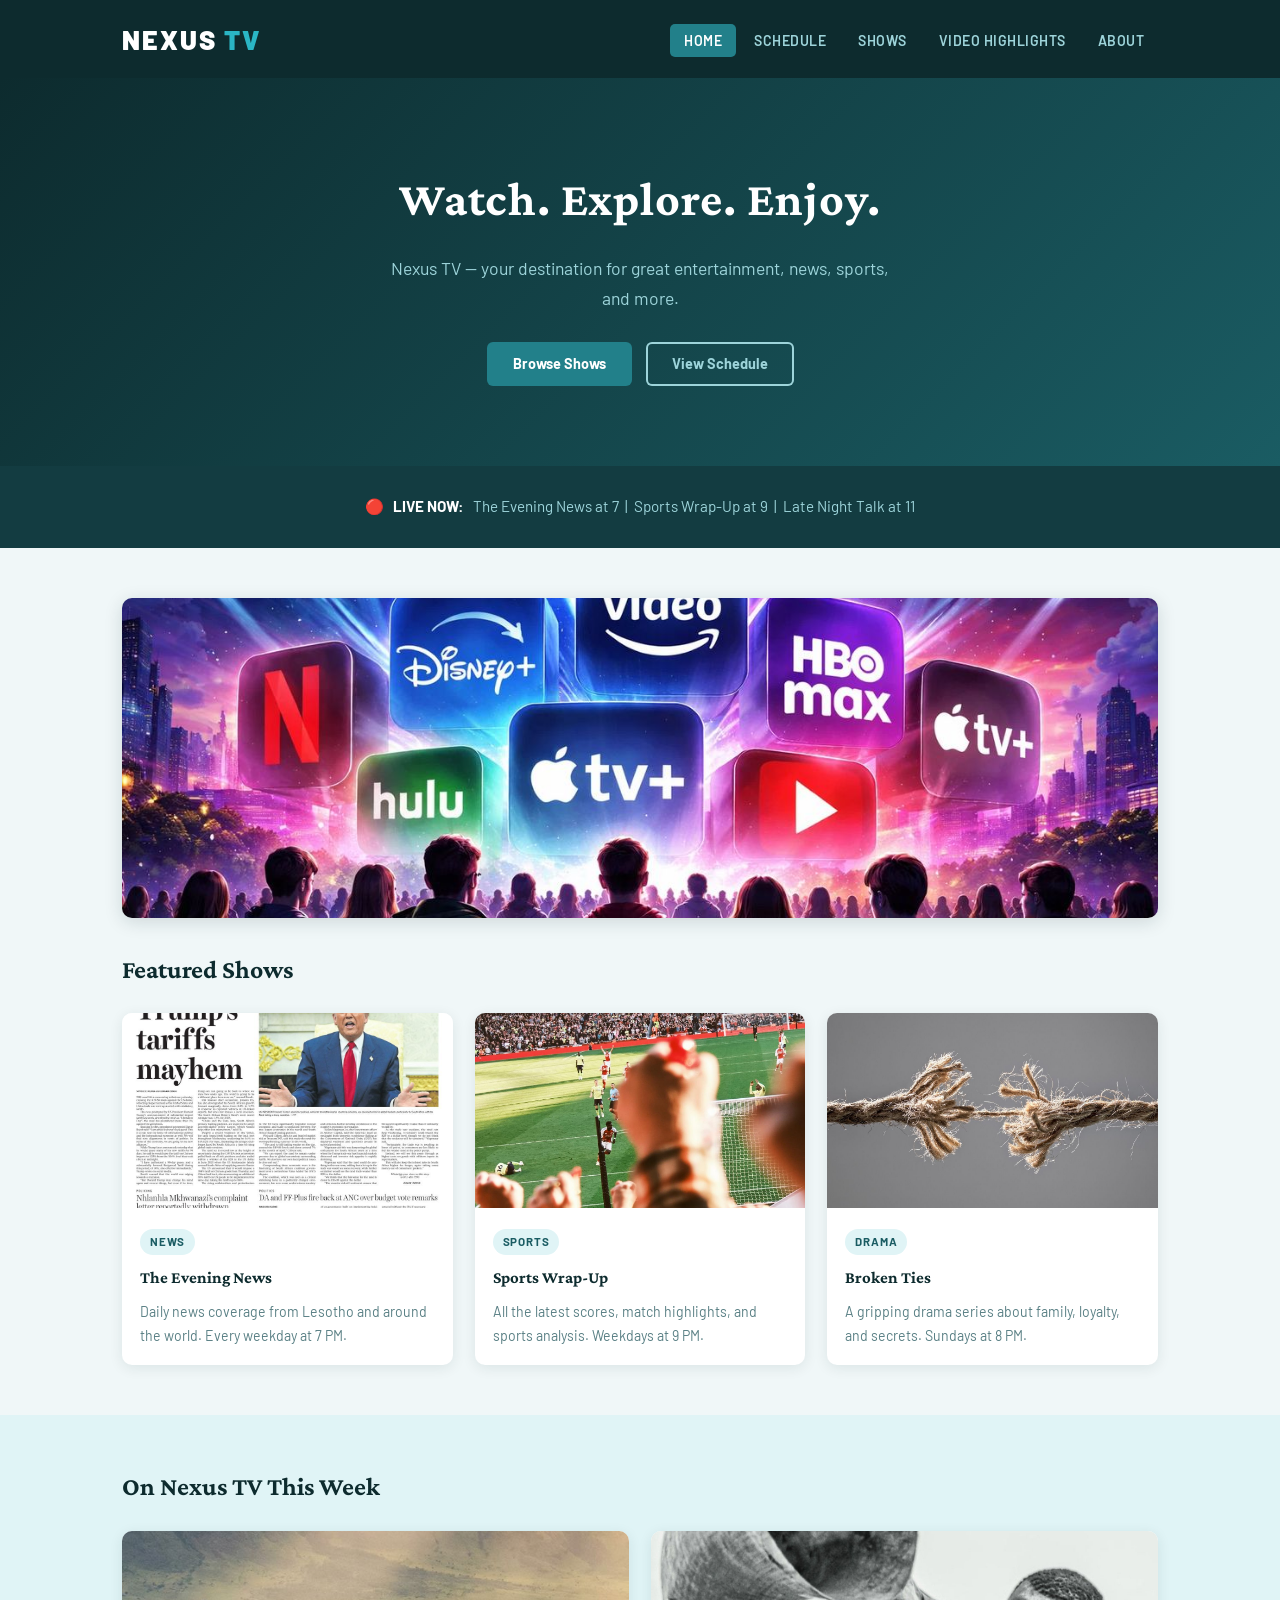
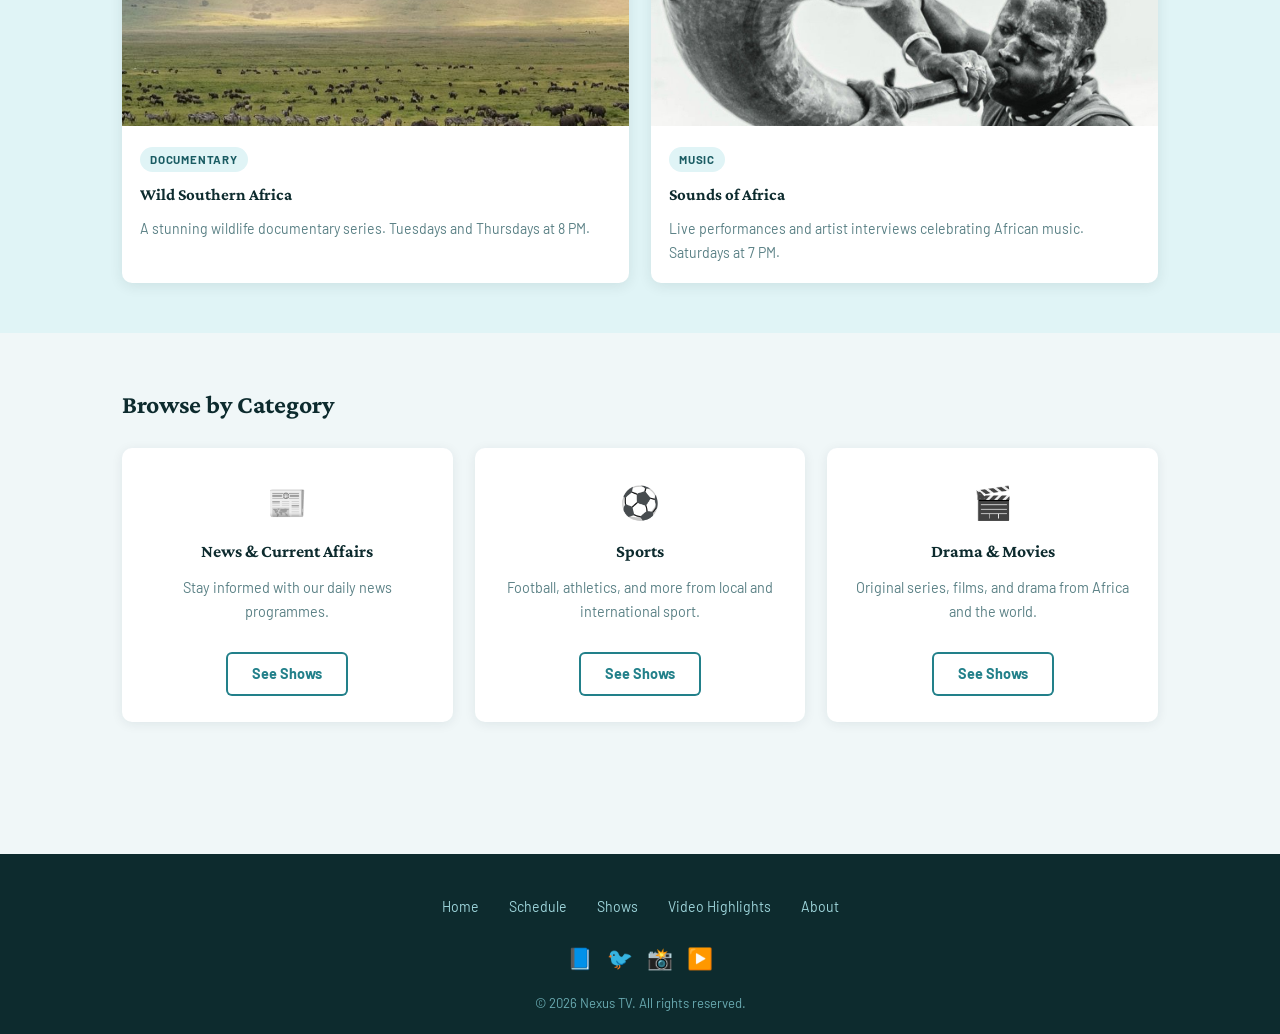
<file: index.html>
<!DOCTYPE html>
<html lang="en">
<head>
  <meta charset="UTF-8" />
  <meta name="viewport" content="width=device-width, initial-scale=1.0" />
  <title>Nexus TV - Home</title>
  <link rel="stylesheet" href="style.css" />
  <style>

    /* HERO */
    .hero {
      background: linear-gradient(135deg, var(--teal-dark) 0%, var(--teal) 100%);
      padding: 80px 0;
      text-align: center;
    }

    .hero h1 {
      color: var(--white);
      font-size: 3rem;
      margin-bottom: 14px;
      letter-spacing: 1px;
    }

    .hero p {
      color: #9dd4da;
      font-size: 1.1rem;
      max-width: 500px;
      margin: 0 auto 28px;
    }

    .hero-btns { display: flex; gap: 14px; justify-content: center; flex-wrap: wrap; }

    /* SHOWS STRIP */
    .strip {
      background-color: var(--teal-mid);
      padding: 28px 0;
      text-align: center;
    }

    .strip p { color: #9dd4da; font-size: 0.95rem; }

    /* SECTIONS */
    .section { padding: 50px 0; }

    .section-alt {
      padding: 50px 0;
      background-color: var(--light-teal);
    }

    /* IMAGE BANNER */
    .image-banner {
      width: 100%;
      height: 320px;
      object-fit: cover;
      border-radius: 10px;
      box-shadow: 0 4px 18px rgba(13,43,46,0.15);
      margin-bottom: 30px;
    }

  </style>
</head>
<body>

  <!-- HEADER -->
  <header>
    <div class="header-inner">
      <a href="index.html" class="logo">Nexus <span>TV</span></a>
      <nav>
        <ul>
          <li><a href="index.html" class="active">Home</a></li>
          <li><a href="schedule.html">Schedule</a></li>
          <li><a href="shows.html">Shows</a></li>
          <li><a href="highlights.html">Video Highlights</a></li>
          <li><a href="about.html">About</a></li>
        </ul>
      </nav>
    </div>
  </header>

  <!-- HERO -->
  <section class="hero">
    <div class="container">
      <h1>Watch. Explore. Enjoy.</h1>
      <p>Nexus TV — your destination for great entertainment, news, sports, and more.</p>
      <div class="hero-btns">
        <a href="shows.html" class="btn btn-teal">Browse Shows</a>
        <a href="schedule.html" class="btn btn-outline" style="color:#9dd4da; box-shadow:inset 0 0 0 2px #9dd4da;">View Schedule</a>
      </div>
    </div>
  </section>

  <!-- STRIP -->
  <div class="strip">
    <div class="container">
      <p>🔴 &nbsp; <strong style="color:var(--white);">LIVE NOW:</strong> &nbsp; The Evening News at 7 &nbsp;|&nbsp; Sports Wrap-Up at 9 &nbsp;|&nbsp; Late Night Talk at 11</p>
    </div>
  </div>

  <!-- FEATURED SHOWS -->
  <section class="section">
    <div class="container">
      <img src="images/h1.jpg" alt="On Air" class="image-banner" />

      <h2 class="sec-title">Featured Shows</h2>
      <div class="grid-3">

        <div class="card">
          <img src="images/h2.jpg" alt="News" />
          <div class="card-body">
            <span class="badge">News</span>
            <h3>The Evening News</h3>
            <p>Daily news coverage from Lesotho and around the world. Every weekday at 7 PM.</p>
          </div>
        </div>

        <div class="card">
          <img src="images/h3.jpg" alt="Sports" />
          <div class="card-body">
            <span class="badge">Sports</span>
            <h3>Sports Wrap-Up</h3>
            <p>All the latest scores, match highlights, and sports analysis. Weekdays at 9 PM.</p>
          </div>
        </div>

        <div class="card">
          <img src="images/h4.jpg" alt="Drama" />
          <div class="card-body">
            <span class="badge">Drama</span>
            <h3>Broken Ties</h3>
            <p>A gripping drama series about family, loyalty, and secrets. Sundays at 8 PM.</p>
          </div>
        </div>

      </div>
    </div>
  </section>

  <!-- IMAGE BANNERS -->
  <section class="section-alt">
    <div class="container">
      <h2 class="sec-title">On Nexus TV This Week</h2>
      <div class="grid-2">

        <div class="card">
          <img src="images/h5.jpg" alt="Documentary" />
          <div class="card-body">
            <span class="badge">Documentary</span>
            <h3>Wild Southern Africa</h3>
            <p>A stunning wildlife documentary series. Tuesdays and Thursdays at 8 PM.</p>
          </div>
        </div>

        <div class="card">
          <img src="images/h6.jpg" alt="Music" />
          <div class="card-body">
            <span class="badge">Music</span>
            <h3>Sounds of Africa</h3>
            <p>Live performances and artist interviews celebrating African music. Saturdays at 7 PM.</p>
          </div>
        </div>

      </div>
    </div>
  </section>

  <!-- NAVIGATION MENUS (show categories) -->
  <section class="section">
    <div class="container">
      <h2 class="sec-title">Browse by Category</h2>
      <div class="grid-3">

        <div class="info-block" style="text-align:center;">
          <div style="font-size:2rem; margin-bottom:8px;">📰</div>
          <h3>News &amp; Current Affairs</h3>
          <p>Stay informed with our daily news programmes.</p>
          <br />
          <a href="shows.html" class="btn btn-outline">See Shows</a>
        </div>

        <div class="info-block" style="text-align:center;">
          <div style="font-size:2rem; margin-bottom:8px;">⚽</div>
          <h3>Sports</h3>
          <p>Football, athletics, and more from local and international sport.</p>
          <br />
          <a href="shows.html" class="btn btn-outline">See Shows</a>
        </div>

        <div class="info-block" style="text-align:center;">
          <div style="font-size:2rem; margin-bottom:8px;">🎬</div>
          <h3>Drama &amp; Movies</h3>
          <p>Original series, films, and drama from Africa and the world.</p>
          <br />
          <a href="shows.html" class="btn btn-outline">See Shows</a>
        </div>

      </div>
    </div>
  </section>

  <!-- FOOTER -->
  <footer>
    <div class="footer-nav">
      <a href="index.html">Home</a>
      <a href="schedule.html">Schedule</a>
      <a href="shows.html">Shows</a>
      <a href="highlights.html">Video Highlights</a>
      <a href="about.html">About</a>
    </div>
    <div class="footer-social">
      <a href="#" title="Facebook">📘</a>
      <a href="#" title="Twitter / X">🐦</a>
      <a href="#" title="Instagram">📸</a>
      <a href="#" title="YouTube">▶️</a>
    </div>
    <div class="footer-bottom">
      <p>&copy; 2026 Nexus TV. All rights reserved.</p>
    </div>
  </footer>

</body>
</html>
</file>
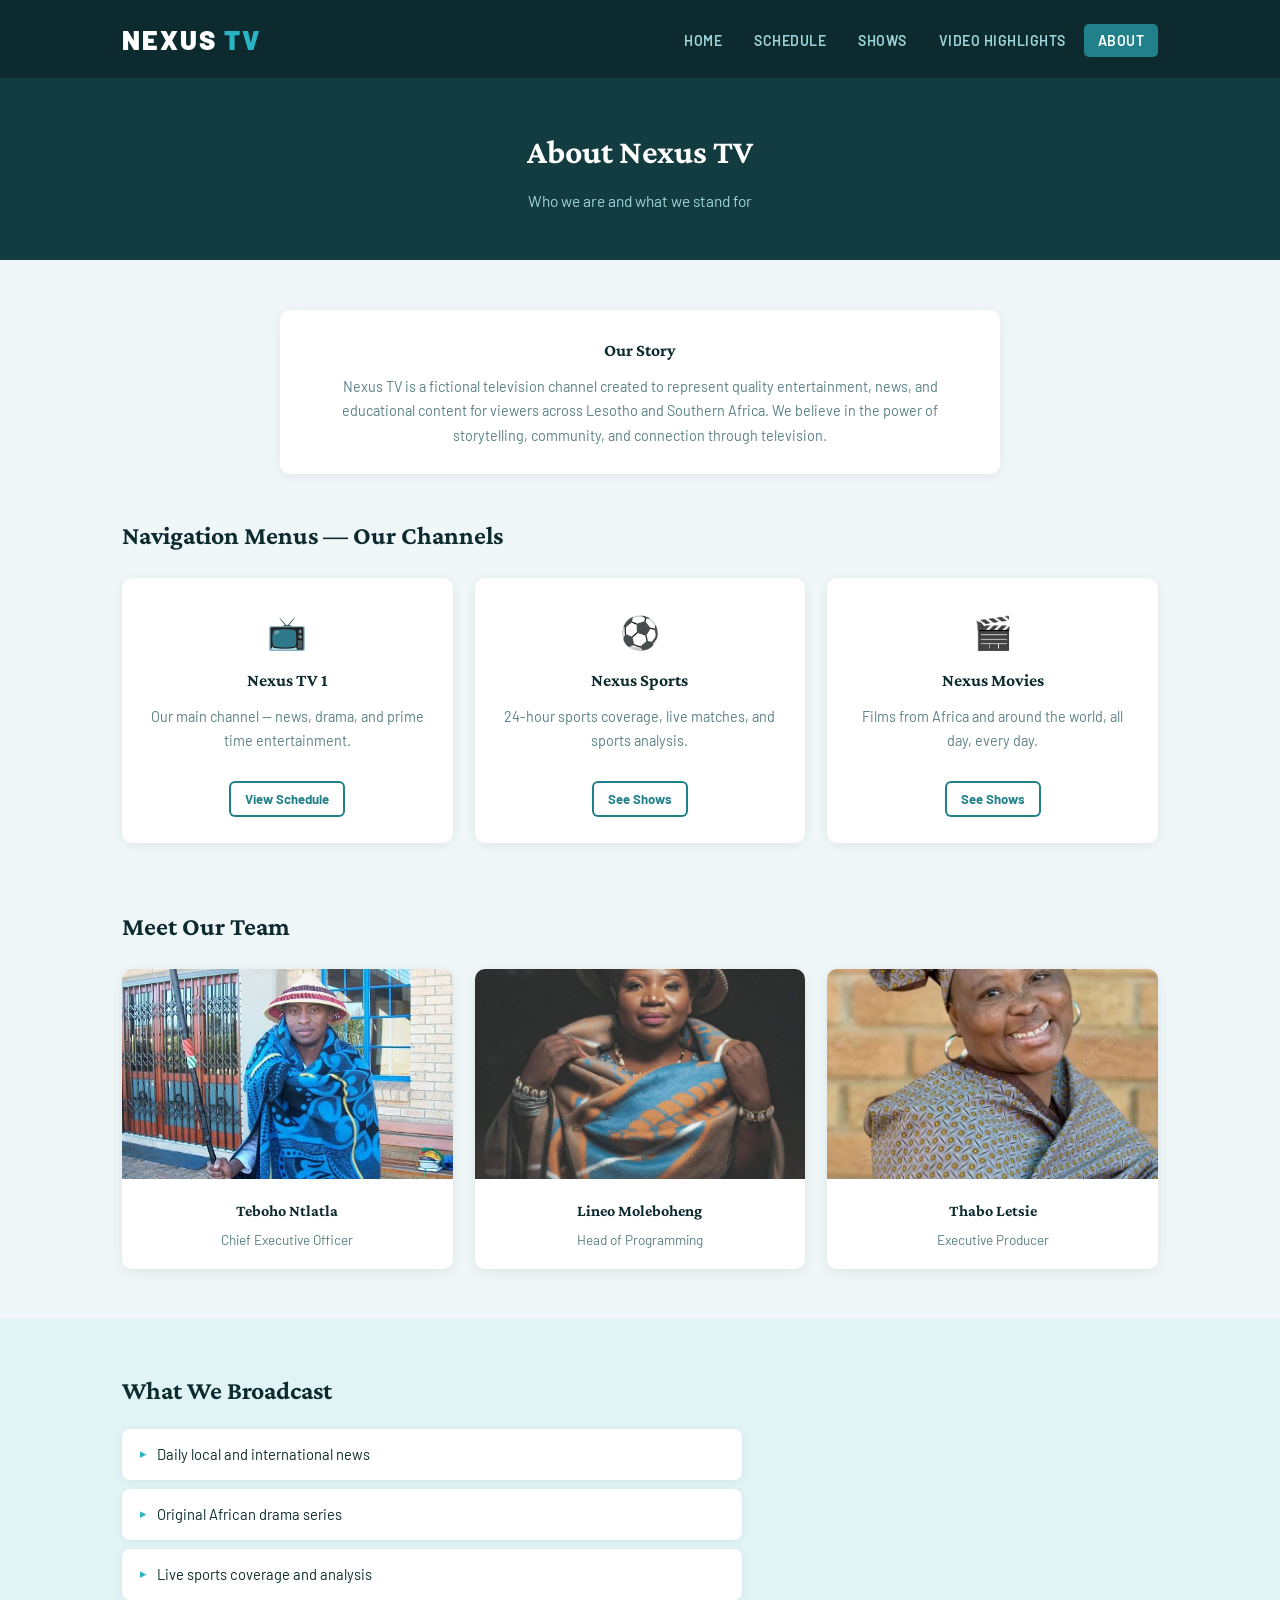
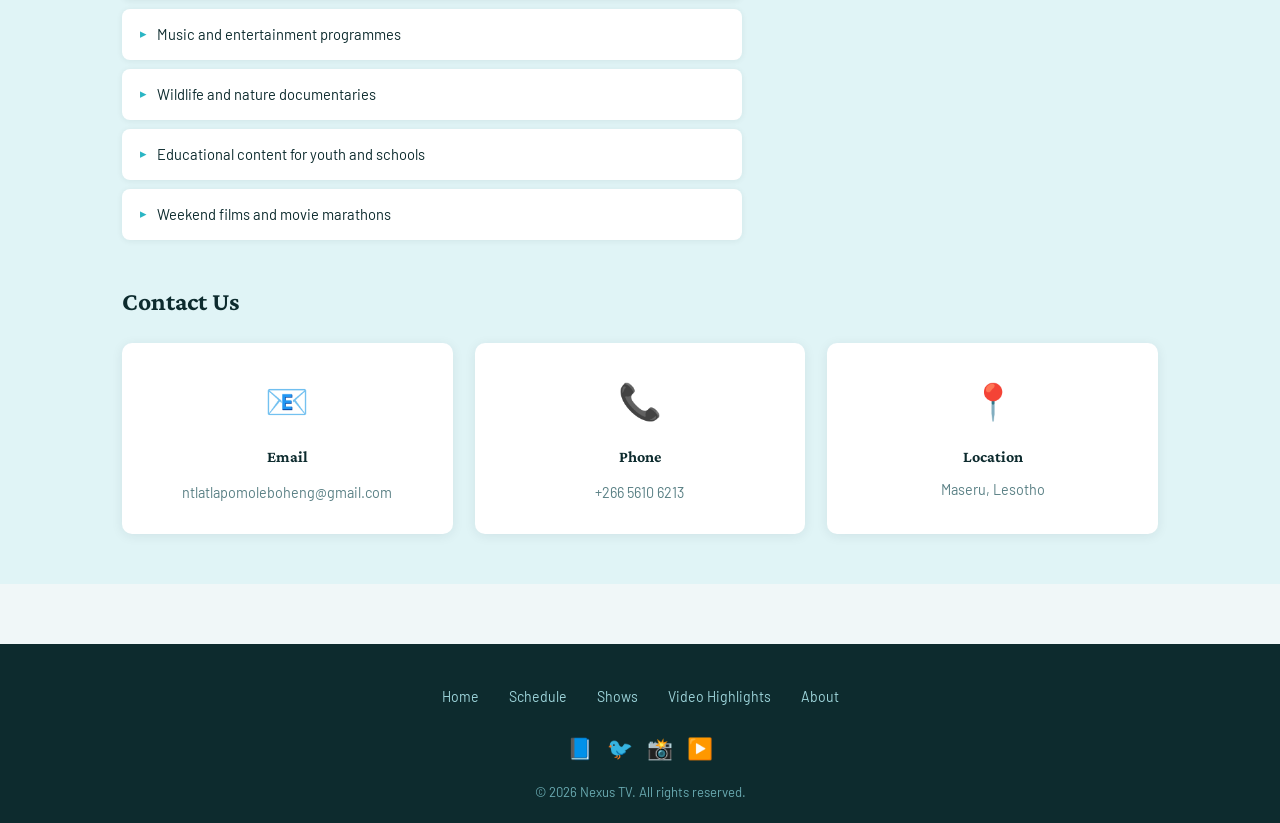
<file: about.html>
<!DOCTYPE html>
<html lang="en">
<head>
  <meta charset="UTF-8" />
  <meta name="viewport" content="width=device-width, initial-scale=1.0" />
  <title>Nexus TV - About the Channel</title>
  <link rel="stylesheet" href="style.css" />
  <style>

    .about-section { padding: 50px 0; }
    .about-alt { padding: 50px 0; background-color: var(--light-teal); }

    /* TEAM CARDS */
    .team-card {
      background-color: var(--white);
      border-radius: 10px;
      overflow: hidden;
      text-align: center;
      box-shadow: 0 3px 14px rgba(13,43,46,0.09);
    }

    .team-card img { width: 100%; height: 210px; object-fit: cover; }

    .team-body { padding: 18px; }
    .team-body h3 { font-size: 1rem; margin-bottom: 4px; }
    .team-body p  { font-size: 0.85rem; color: var(--muted); }

    /* CONTACT CARDS */
    .contact-card {
      background-color: var(--white);
      border-radius: 10px;
      padding: 28px;
      text-align: center;
      box-shadow: 0 2px 12px rgba(13,43,46,0.08);
    }

    .contact-card .icon { font-size: 2.2rem; margin-bottom: 12px; }
    .contact-card h3 { font-size: 1rem; margin-bottom: 8px; }
    .contact-card p, .contact-card a { font-size: 0.9rem; color: var(--muted); text-decoration: none; }
    .contact-card a:hover { color: var(--teal-light); }

  </style>
</head>
<body>

  <!-- HEADER -->
  <header>
    <div class="header-inner">
      <a href="index.html" class="logo">Nexus <span>TV</span></a>
      <nav>
        <ul>
          <li><a href="index.html">Home</a></li>
          <li><a href="schedule.html">Schedule</a></li>
          <li><a href="shows.html">Shows</a></li>
          <li><a href="highlights.html">Video Highlights</a></li>
          <li><a href="about.html" class="active">About</a></li>
        </ul>
      </nav>
    </div>
  </header>

  <!-- PAGE HERO -->
  <div class="page-hero">
    <div class="container">
      <h1>About Nexus TV</h1>
      <p>Who we are and what we stand for</p>
    </div>
  </div>

  <!-- ABOUT SECTION -->
  <section class="about-section">
    <div class="container">

      <div class="info-block" style="max-width:720px; margin: 0 auto 40px; text-align:center;">
        <h3>Our Story</h3>
        <p>Nexus TV is a fictional television channel created to represent quality entertainment, news, and educational content for viewers across Lesotho and Southern Africa. We believe in the power of storytelling, community, and connection through television.</p>
      </div>

      <!-- SHOW DESCRIPTIONS - Navigation Menus -->
      <h2 class="sec-title" style="margin-bottom:20px;">Navigation Menus — Our Channels</h2>
      <div class="grid-3" style="margin-bottom:40px;">

        <div class="info-block" style="text-align:center;">
          <div style="font-size:2rem; margin-bottom:8px;">📺</div>
          <h3>Nexus TV 1</h3>
          <p>Our main channel — news, drama, and prime time entertainment.</p>
          <br />
          <a href="schedule.html" class="btn btn-outline" style="font-size:0.82rem; padding:7px 16px;">View Schedule</a>
        </div>

        <div class="info-block" style="text-align:center;">
          <div style="font-size:2rem; margin-bottom:8px;">⚽</div>
          <h3>Nexus Sports</h3>
          <p>24-hour sports coverage, live matches, and sports analysis.</p>
          <br />
          <a href="shows.html" class="btn btn-outline" style="font-size:0.82rem; padding:7px 16px;">See Shows</a>
        </div>

        <div class="info-block" style="text-align:center;">
          <div style="font-size:2rem; margin-bottom:8px;">🎬</div>
          <h3>Nexus Movies</h3>
          <p>Films from Africa and around the world, all day, every day.</p>
          <br />
          <a href="shows.html" class="btn btn-outline" style="font-size:0.82rem; padding:7px 16px;">See Shows</a>
        </div>

      </div>

      <!-- TEAM / STAFF IMAGES -->
      <h2 class="sec-title" style="margin-bottom:20px;">Meet Our Team</h2>
      <div class="grid-3">

        <div class="team-card">
          <img src="images/a1.jpg" alt="CEO" />
          <div class="team-body">
            <h3>Teboho Ntlatla</h3>
            <p>Chief Executive Officer</p>
          </div>
        </div>

        <div class="team-card">
          <img src="images/a2.jpg" alt="Editor" />
          <div class="team-body">
            <h3>Lineo Moleboheng</h3>
            <p>Head of Programming</p>
          </div>
        </div>

        <div class="team-card">
          <img src="images/a3.jpg" alt="Producer" />
          <div class="team-body">
            <h3>Thabo Letsie</h3>
            <p>Executive Producer</p>
          </div>
        </div>

      </div>
    </div>
  </section>

  <!-- SHOW DESCRIPTIONS LIST -->
  <section class="about-alt">
    <div class="container">

      <h2 class="sec-title" style="margin-bottom:16px;">What We Broadcast</h2>
      <ul class="clean-list" style="max-width:620px; margin-bottom:40px;">
        <li>Daily local and international news</li>
        <li>Original African drama series</li>
        <li>Live sports coverage and analysis</li>
        <li>Music and entertainment programmes</li>
        <li>Wildlife and nature documentaries</li>
        <li>Educational content for youth and schools</li>
        <li>Weekend films and movie marathons</li>
      </ul>

      <!-- CONTACT -->
      <h2 class="sec-title" style="margin-bottom:20px;">Contact Us</h2>
      <div class="grid-3">

        <div class="contact-card">
          <div class="icon">📧</div>
          <h3>Email</h3>
          <a href="mailto:ntlatlapomoleboheng@gmail.com">ntlatlapomoleboheng@gmail.com</a>
        </div>

        <div class="contact-card">
          <div class="icon">📞</div>
          <h3>Phone</h3>
          <a href="tel:+26656106213">+266 5610 6213</a>
        </div>

        <div class="contact-card">
          <div class="icon">📍</div>
          <h3>Location</h3>
          <p>Maseru, Lesotho</p>
        </div>

      </div>
    </div>
  </section>

  <!-- FOOTER -->
  <footer>
    <div class="footer-nav">
      <a href="index.html">Home</a>
      <a href="schedule.html">Schedule</a>
      <a href="shows.html">Shows</a>
      <a href="highlights.html">Video Highlights</a>
      <a href="about.html">About</a>
    </div>
    <div class="footer-social">
      <a href="#" title="Facebook">📘</a>
      <a href="#" title="Twitter / X">🐦</a>
      <a href="#" title="Instagram">📸</a>
      <a href="#" title="YouTube">▶️</a>
    </div>
    <div class="footer-bottom">
      <p>&copy; 2026 Nexus TV. All rights reserved.</p>
    </div>
  </footer>

</body>
</html>
</file>
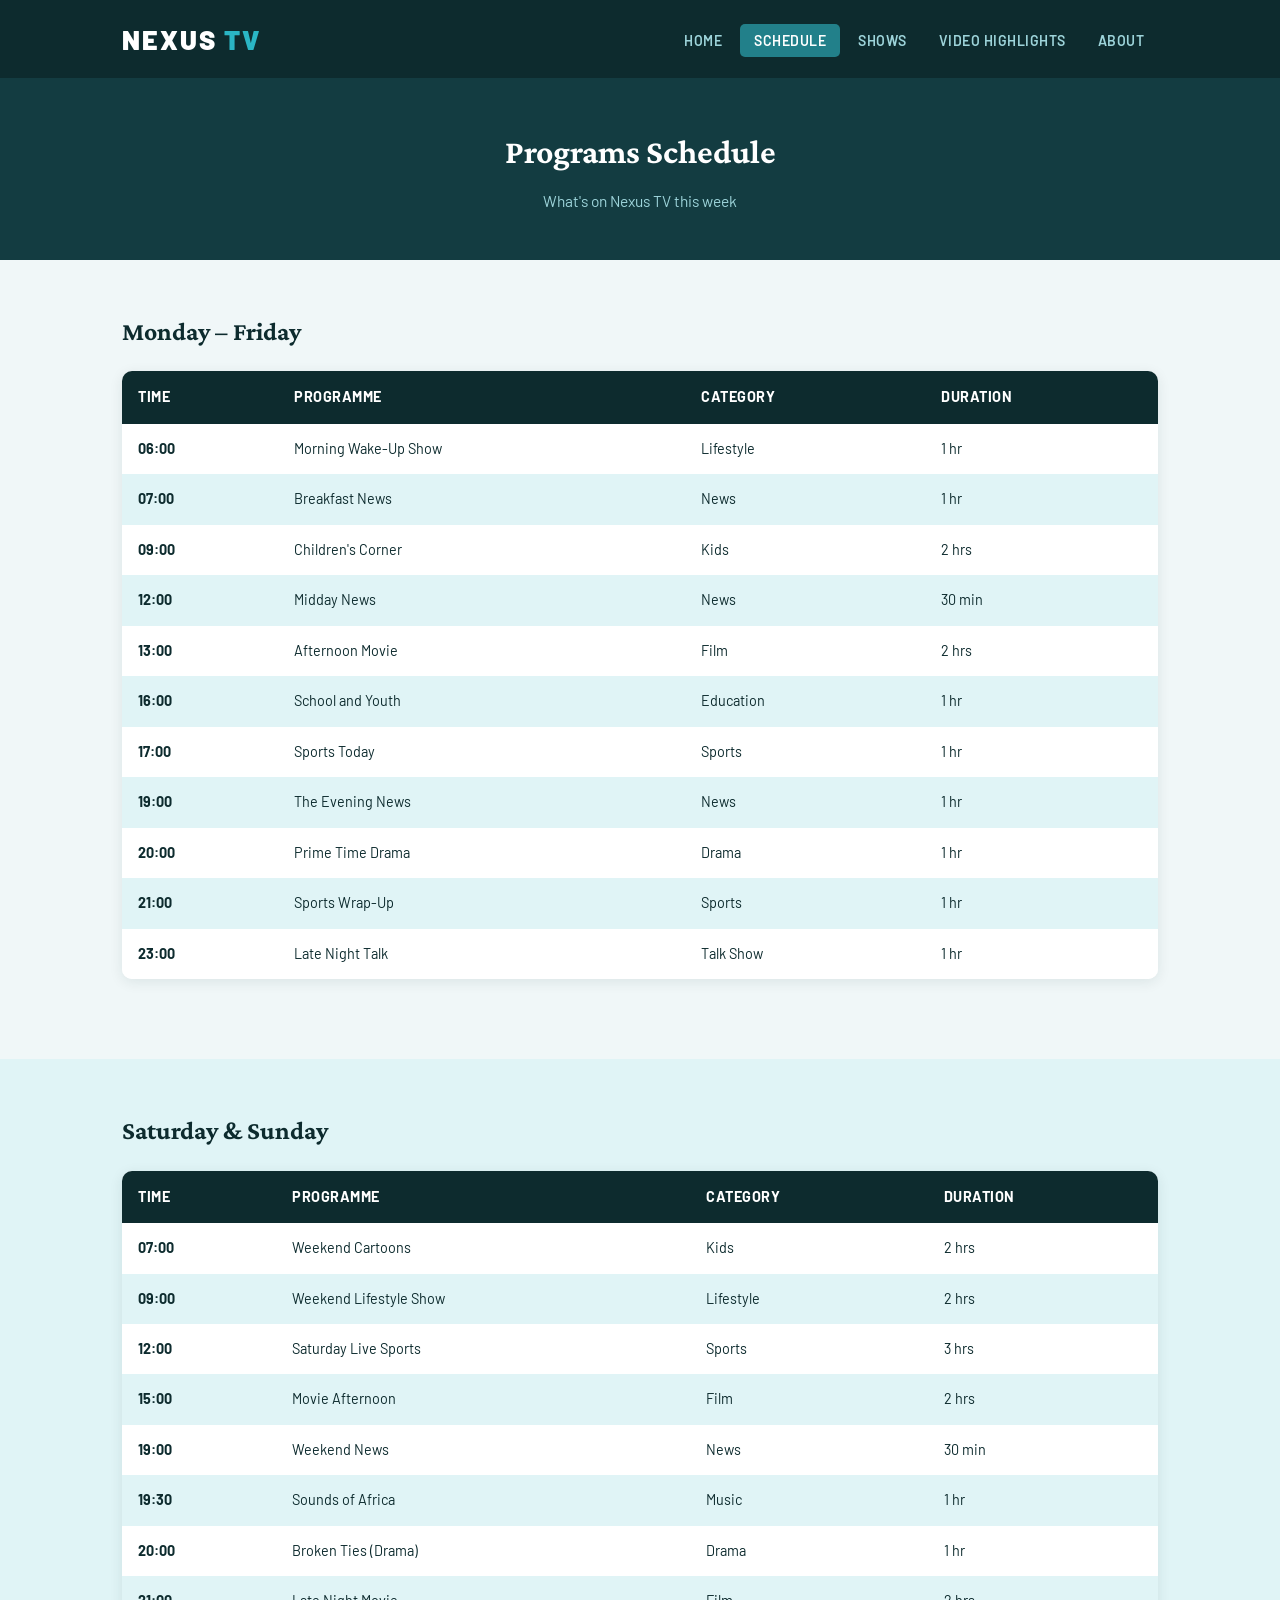
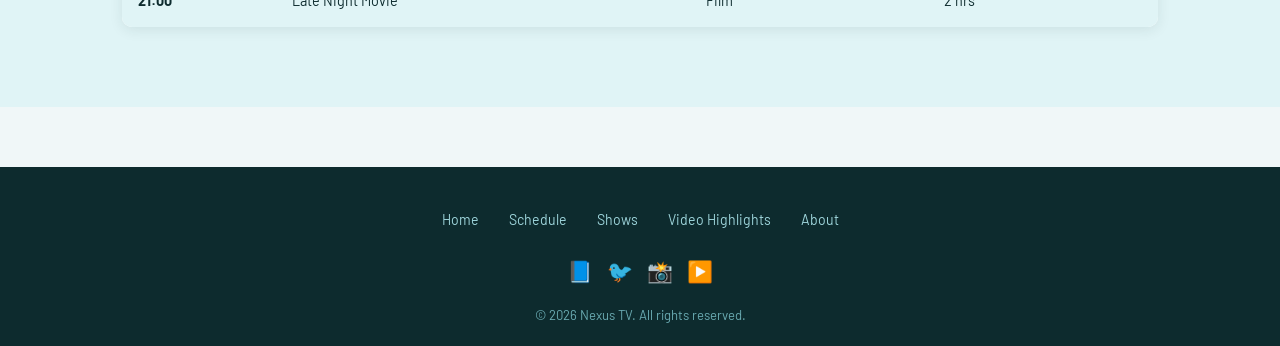
<file: schedule.html>
<!DOCTYPE html>
<html lang="en">
<head>
  <meta charset="UTF-8" />
  <meta name="viewport" content="width=device-width, initial-scale=1.0" />
  <title>Nexus TV - Programs Schedule</title>
  <link rel="stylesheet" href="style.css" />
  <style>

    .schedule-section { padding: 50px 0; }

    /* PROGRAM SCHEDULE TABLE */
    .schedule-table {
      width: 100%;
      border-collapse: collapse;
      background-color: var(--white);
      border-radius: 10px;
      overflow: hidden;
      box-shadow: 0 3px 14px rgba(13,43,46,0.09);
      margin-bottom: 30px;
    }

    .schedule-table thead {
      background-color: var(--teal-dark);
      color: var(--white);
    }

    .schedule-table thead th {
      padding: 14px 16px;
      text-align: left;
      font-size: 0.9rem;
      font-weight: 700;
      text-transform: uppercase;
      letter-spacing: 0.5px;
    }

    .schedule-table tbody tr:nth-child(even) {
      background-color: var(--light-teal);
    }

    .schedule-table tbody tr:nth-child(odd) {
      background-color: var(--white);
    }

    .schedule-table tbody td {
      padding: 13px 16px;
      font-size: 0.9rem;
      color: var(--text);
    }

    .time-col { color: var(--teal-light); font-weight: 700; white-space: nowrap; }

    .schedule-alt { background-color: var(--light-teal); padding: 50px 0; }

    @media (max-width: 600px) {
      .schedule-table, .schedule-table thead, .schedule-table tbody, .schedule-table th, .schedule-table td, .schedule-table tr {
        display: block;
      }
      .schedule-table thead tr { display: none; }
      .schedule-table tbody td { padding: 8px 14px; }
    }
  </style>
</head>
<body>

  <!-- HEADER -->
  <header>
    <div class="header-inner">
      <a href="index.html" class="logo">Nexus <span>TV</span></a>
      <nav>
        <ul>
          <li><a href="index.html">Home</a></li>
          <li><a href="schedule.html" class="active">Schedule</a></li>
          <li><a href="shows.html">Shows</a></li>
          <li><a href="highlights.html">Video Highlights</a></li>
          <li><a href="about.html">About</a></li>
        </ul>
      </nav>
    </div>
  </header>

  <!-- PAGE HERO -->
  <div class="page-hero">
    <div class="container">
      <h1>Programs Schedule</h1>
      <p>What's on Nexus TV this week</p>
    </div>
  </div>

  <!-- MONDAY - FRIDAY SCHEDULE -->
  <section class="schedule-section">
    <div class="container">

      <h2 class="sec-title" style="margin-bottom:18px;">Monday – Friday</h2>

      <table class="schedule-table">
        <thead>
          <tr>
            <th>Time</th>
            <th>Programme</th>
            <th>Category</th>
            <th>Duration</th>
          </tr>
        </thead>
        <tbody>
          <tr>
            <td class="time-col">06:00</td>
            <td>Morning Wake-Up Show</td>
            <td>Lifestyle</td>
            <td>1 hr</td>
          </tr>
          <tr>
            <td class="time-col">07:00</td>
            <td>Breakfast News</td>
            <td>News</td>
            <td>1 hr</td>
          </tr>
          <tr>
            <td class="time-col">09:00</td>
            <td>Children's Corner</td>
            <td>Kids</td>
            <td>2 hrs</td>
          </tr>
          <tr>
            <td class="time-col">12:00</td>
            <td>Midday News</td>
            <td>News</td>
            <td>30 min</td>
          </tr>
          <tr>
            <td class="time-col">13:00</td>
            <td>Afternoon Movie</td>
            <td>Film</td>
            <td>2 hrs</td>
          </tr>
          <tr>
            <td class="time-col">16:00</td>
            <td>School and Youth</td>
            <td>Education</td>
            <td>1 hr</td>
          </tr>
          <tr>
            <td class="time-col">17:00</td>
            <td>Sports Today</td>
            <td>Sports</td>
            <td>1 hr</td>
          </tr>
          <tr>
            <td class="time-col">19:00</td>
            <td>The Evening News</td>
            <td>News</td>
            <td>1 hr</td>
          </tr>
          <tr>
            <td class="time-col">20:00</td>
            <td>Prime Time Drama</td>
            <td>Drama</td>
            <td>1 hr</td>
          </tr>
          <tr>
            <td class="time-col">21:00</td>
            <td>Sports Wrap-Up</td>
            <td>Sports</td>
            <td>1 hr</td>
          </tr>
          <tr>
            <td class="time-col">23:00</td>
            <td>Late Night Talk</td>
            <td>Talk Show</td>
            <td>1 hr</td>
          </tr>
        </tbody>
      </table>

    </div>
  </section>

  <!-- WEEKEND SCHEDULE -->
  <section class="schedule-alt">
    <div class="container">

      <h2 class="sec-title" style="margin-bottom:18px;">Saturday &amp; Sunday</h2>

      <table class="schedule-table">
        <thead>
          <tr>
            <th>Time</th>
            <th>Programme</th>
            <th>Category</th>
            <th>Duration</th>
          </tr>
        </thead>
        <tbody>
          <tr>
            <td class="time-col">07:00</td>
            <td>Weekend Cartoons</td>
            <td>Kids</td>
            <td>2 hrs</td>
          </tr>
          <tr>
            <td class="time-col">09:00</td>
            <td>Weekend Lifestyle Show</td>
            <td>Lifestyle</td>
            <td>2 hrs</td>
          </tr>
          <tr>
            <td class="time-col">12:00</td>
            <td>Saturday Live Sports</td>
            <td>Sports</td>
            <td>3 hrs</td>
          </tr>
          <tr>
            <td class="time-col">15:00</td>
            <td>Movie Afternoon</td>
            <td>Film</td>
            <td>2 hrs</td>
          </tr>
          <tr>
            <td class="time-col">19:00</td>
            <td>Weekend News</td>
            <td>News</td>
            <td>30 min</td>
          </tr>
          <tr>
            <td class="time-col">19:30</td>
            <td>Sounds of Africa</td>
            <td>Music</td>
            <td>1 hr</td>
          </tr>
          <tr>
            <td class="time-col">20:00</td>
            <td>Broken Ties (Drama)</td>
            <td>Drama</td>
            <td>1 hr</td>
          </tr>
          <tr>
            <td class="time-col">21:00</td>
            <td>Late Night Movie</td>
            <td>Film</td>
            <td>2 hrs</td>
          </tr>
        </tbody>
      </table>

    </div>
  </section>

  <!-- FOOTER -->
  <footer>
    <div class="footer-nav">
      <a href="index.html">Home</a>
      <a href="schedule.html">Schedule</a>
      <a href="shows.html">Shows</a>
      <a href="highlights.html">Video Highlights</a>
      <a href="about.html">About</a>
    </div>
    <div class="footer-social">
      <a href="#" title="Facebook">📘</a>
      <a href="#" title="Twitter / X">🐦</a>
      <a href="#" title="Instagram">📸</a>
      <a href="#" title="YouTube">▶️</a>
    </div>
    <div class="footer-bottom">
      <p>&copy; 2026 Nexus TV. All rights reserved.</p>
    </div>
  </footer>

</body>
</html>
</file>
<file: style.css>
/* ============================================
   NEXUS TV - Main Stylesheet
   Color: Dark Green-Blue (Teal/Midnight)
   NO borders, NO dividers, NO styled lines
============================================ */

@import url('https://fonts.googleapis.com/css2?family=Barlow:wght@300;400;600;700;900&family=Crimson+Pro:wght@400;600&display=swap');

:root {
  --teal-dark:  #0d2b2e;
  --teal-mid:   #133c41;
  --teal:       #1a5c63;
  --teal-light: #22808a;
  --cyan:       #2ab5c4;
  --soft-bg:    #f0f7f8;
  --white:      #ffffff;
  --text:       #0d2b2e;
  --muted:      #5a8085;
  --light-teal: #e0f4f6;
}

* { margin: 0; padding: 0; box-sizing: border-box; }

body {
  background-color: var(--soft-bg);
  color: var(--text);
  font-family: 'Barlow', sans-serif;
  font-size: 16px;
  line-height: 1.7;
}

h1, h2, h3 {
  font-family: 'Crimson Pro', serif;
  color: var(--teal-dark);
}

a { color: var(--teal-light); text-decoration: none; }
a:hover { color: var(--cyan); text-decoration: underline; }
img { max-width: 100%; display: block; }
ul { list-style: none; }

.container {
  max-width: 1080px;
  margin: 0 auto;
  padding: 0 22px;
}

/* ============================================
   HEADER
============================================ */
header {
  background-color: var(--teal-dark);
  padding: 16px 0;
}

.header-inner {
  max-width: 1080px;
  margin: 0 auto;
  padding: 0 22px;
  display: flex;
  justify-content: space-between;
  align-items: center;
}

.logo {
  font-family: 'Barlow', sans-serif;
  font-size: 1.7rem;
  font-weight: 900;
  color: var(--white);
  text-decoration: none;
  letter-spacing: 2px;
  text-transform: uppercase;
}

.logo span { color: var(--cyan); }

nav ul { display: flex; gap: 4px; }

nav ul li a {
  color: #9dd4da;
  font-size: 0.88rem;
  font-weight: 600;
  text-transform: uppercase;
  letter-spacing: 0.5px;
  padding: 8px 14px;
  border-radius: 5px;
  text-decoration: none;
}

nav ul li a:hover,
nav ul li a.active {
  background-color: var(--teal-light);
  color: var(--white);
  text-decoration: none;
}

/* ============================================
   PAGE HERO
============================================ */
.page-hero {
  background-color: var(--teal-mid);
  padding: 45px 0;
  text-align: center;
}

.page-hero h1 { color: var(--white); font-size: 2.1rem; margin-bottom: 8px; }
.page-hero p  { color: #9dd4da; font-size: 0.97rem; }

/* ============================================
   SECTION TITLE
============================================ */
.sec-title {
  font-size: 1.6rem;
  color: var(--teal-dark);
  margin-bottom: 22px;
}

/* ============================================
   CARDS
============================================ */
.card {
  background-color: var(--white);
  border-radius: 10px;
  overflow: hidden;
  box-shadow: 0 3px 14px rgba(13,43,46,0.09);
}

.card img { width: 100%; height: 195px; object-fit: cover; }

.card-body { padding: 18px; }
.card-body h3 { font-size: 1.05rem; margin-bottom: 7px; color: var(--teal-dark); }
.card-body p  { font-size: 0.88rem; color: var(--muted); }

/* ============================================
   BADGE
============================================ */
.badge {
  display: inline-block;
  background-color: var(--light-teal);
  color: var(--teal);
  font-size: 0.72rem;
  font-weight: 700;
  text-transform: uppercase;
  letter-spacing: 0.8px;
  padding: 3px 10px;
  border-radius: 20px;
  margin-bottom: 9px;
}

/* ============================================
   GRIDS
============================================ */
.grid-3 { display: grid; grid-template-columns: repeat(3,1fr); gap: 22px; }
.grid-2 { display: grid; grid-template-columns: repeat(2,1fr); gap: 22px; }

/* ============================================
   INFO BLOCK (no border - shadow only)
============================================ */
.info-block {
  background-color: var(--white);
  border-radius: 10px;
  padding: 26px;
  box-shadow: 0 2px 12px rgba(13,43,46,0.08);
  margin-bottom: 22px;
}

.info-block h3 { font-size: 1.1rem; margin-bottom: 9px; }
.info-block p  { font-size: 0.9rem; color: var(--muted); }

/* ============================================
   CLEAN LIST (no borders)
============================================ */
.clean-list li {
  background-color: var(--white);
  border-radius: 8px;
  padding: 13px 18px;
  margin-bottom: 9px;
  font-size: 0.92rem;
  color: var(--text);
  box-shadow: 0 1px 6px rgba(13,43,46,0.07);
  display: flex;
  align-items: center;
  gap: 10px;
}

.clean-list li::before {
  content: "▸";
  color: var(--cyan);
  font-size: 0.8rem;
}

/* ============================================
   BUTTONS
============================================ */
.btn {
  display: inline-block;
  padding: 10px 26px;
  border-radius: 6px;
  font-size: 0.9rem;
  font-weight: 700;
  text-decoration: none;
}

.btn-teal {
  background-color: var(--teal-light);
  color: var(--white);
}

.btn-teal:hover {
  background-color: var(--teal-dark);
  color: var(--white);
  text-decoration: none;
}

.btn-outline {
  box-shadow: inset 0 0 0 2px var(--teal-light);
  color: var(--teal-light);
}

.btn-outline:hover {
  background-color: var(--teal-light);
  color: var(--white);
  text-decoration: none;
}

/* ============================================
   FOOTER — simple, no extra styling
============================================ */
footer {
  background-color: var(--teal-dark);
  padding: 36px 0 20px;
  margin-top: 60px;
}

.footer-nav {
  display: flex;
  justify-content: center;
  flex-wrap: wrap;
  gap: 6px;
  margin-bottom: 16px;
}

.footer-nav a {
  color: #9dd4da;
  font-size: 0.88rem;
  text-decoration: none;
  padding: 5px 12px;
  border-radius: 5px;
}

.footer-nav a:hover { color: var(--white); text-decoration: none; }

.footer-social {
  display: flex;
  justify-content: center;
  gap: 14px;
  margin-bottom: 16px;
}

.footer-social a {
  color: #9dd4da;
  font-size: 1.3rem;
  text-decoration: none;
}

.footer-social a:hover { color: var(--cyan); }

.footer-bottom {
  text-align: center;
}

.footer-bottom p { color: #6aabb2; font-size: 0.82rem; }

/* ============================================
   RESPONSIVE
============================================ */
@media (max-width: 900px) {
  .grid-3 { grid-template-columns: repeat(2,1fr); }
}

@media (max-width: 600px) {
  .grid-3, .grid-2 { grid-template-columns: 1fr; }
  .header-inner { flex-direction: column; gap: 12px; }
  nav ul { flex-wrap: wrap; justify-content: center; gap: 5px; }
  .logo { font-size: 1.3rem; }
}
</file>
